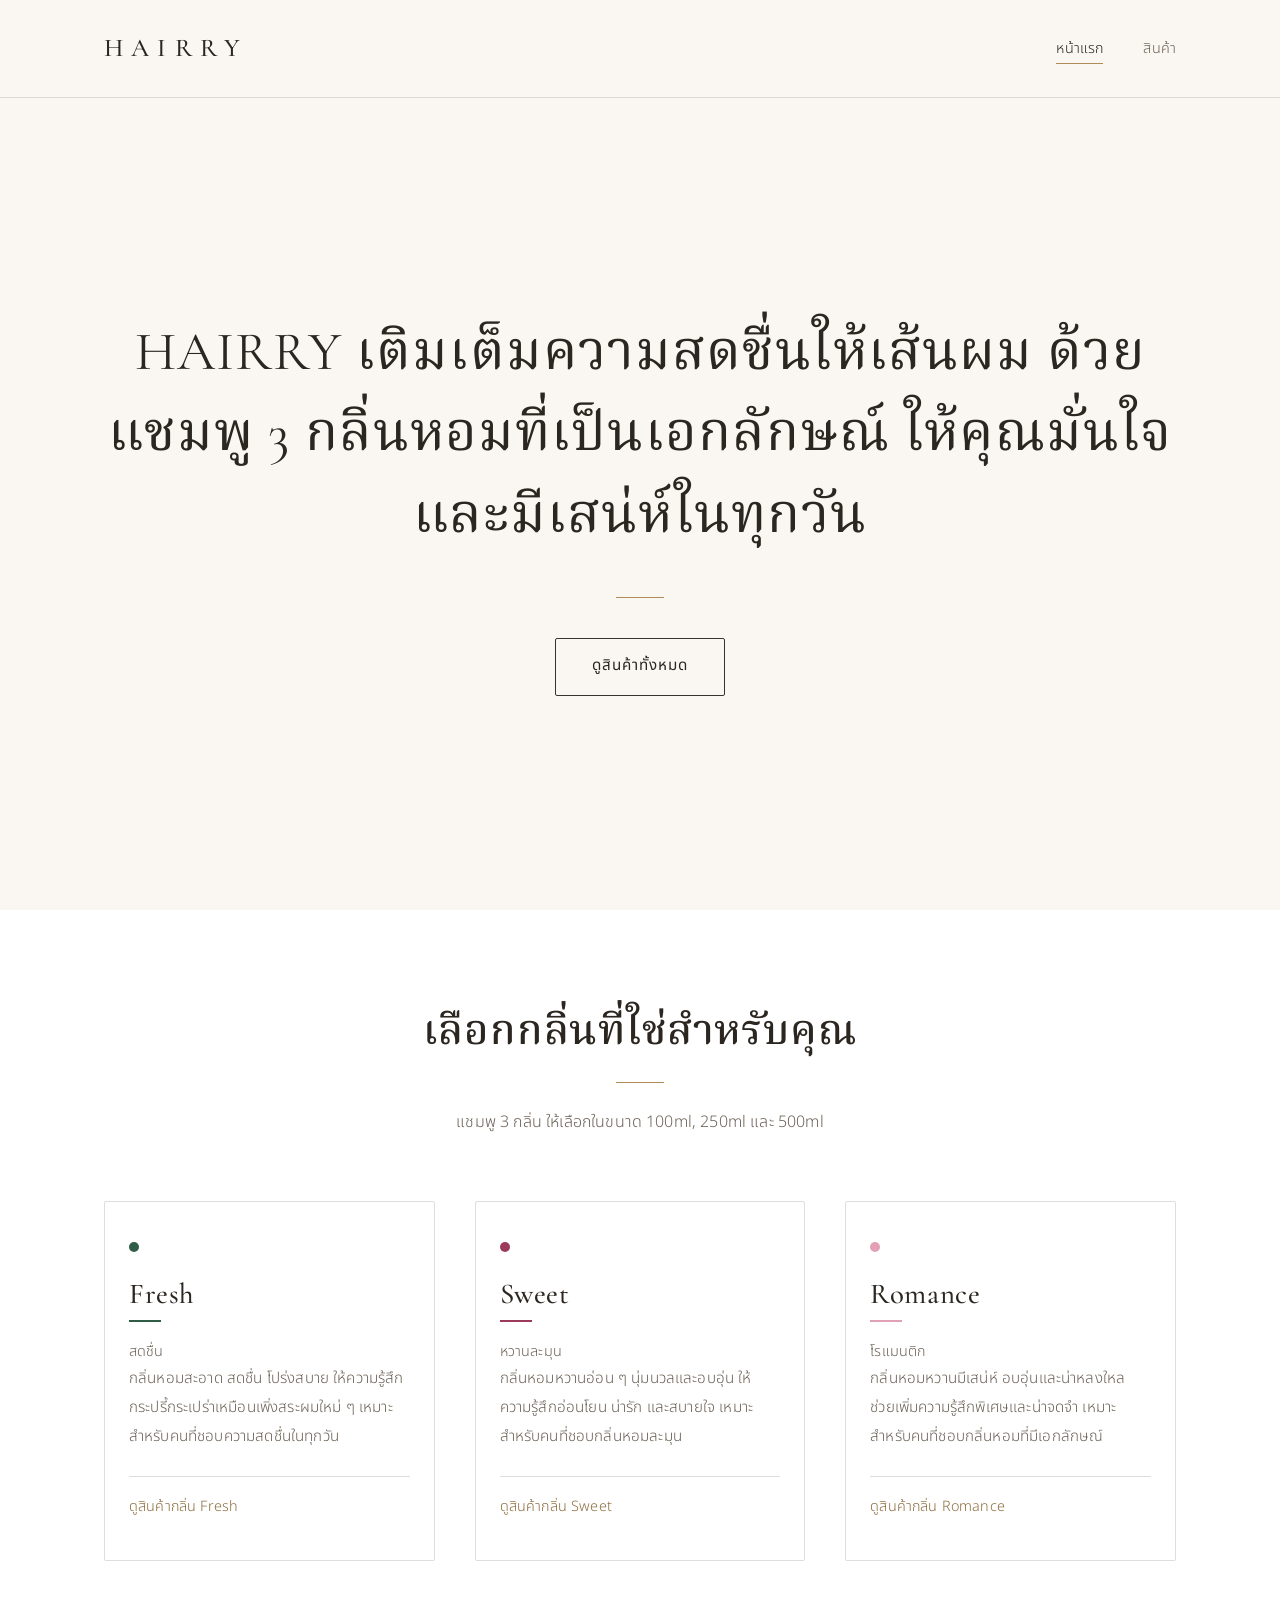
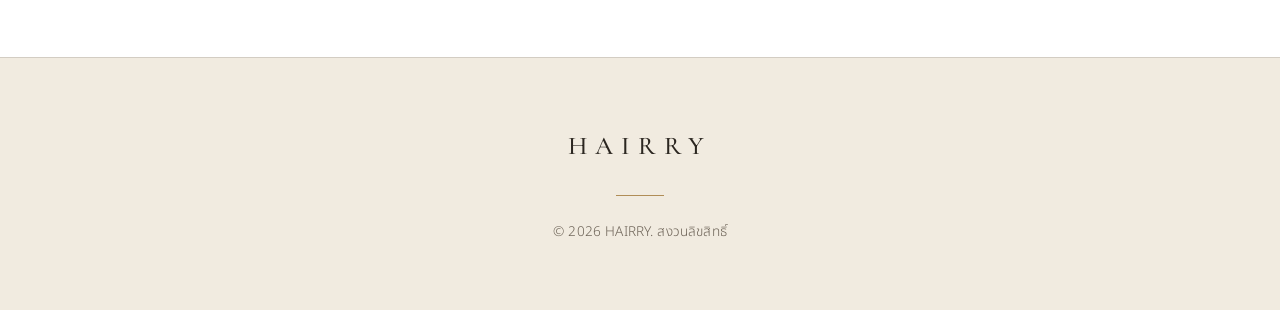
<file: index.html>
<!DOCTYPE html>
<html lang="th">
<head>
  <meta charset="UTF-8">
  <meta name="viewport" content="width=device-width, initial-scale=1">
  <title>HAIRRY — แชมพูสระผม 3 กลิ่นหอม</title>
  <meta name="description" content="HAIRRY แชมพูสระผม 3 กลิ่นหอมที่เป็นเอกลักษณ์ Fresh, Sweet และ Romance">
  <link rel="stylesheet" href="style.css">
  <style>
    /* page-specific touches (theme tokens come from style.css) */
    .hero {
      min-height: calc(100svh - 5.5rem);
      display: flex;
      align-items: center;
      justify-content: center;
      text-align: center;
      padding: var(--space-6) 0;
    }

    .hero h1 {
      font-size: clamp(1.9rem, 3.6vw + 0.8rem, 3.4rem);
      font-weight: 400;
      line-height: 1.5;
      letter-spacing: 0.02em;
      max-width: 22em;
      margin: 0 auto var(--space-4);
    }

    .hero .rule {
      margin-bottom: var(--space-4);
    }

    .mood-grid {
      display: grid;
      grid-template-columns: repeat(3, 1fr);
      gap: var(--space-4);
    }

    .mood-card {
      display: flex;
      flex-direction: column;
      background: var(--white);       /* neutral card, mood color only as a small touch */
      border: 1px solid var(--line-faint);
      border-radius: var(--radius);
      padding: var(--space-4) var(--space-3);
      transition: border-color var(--ease);
    }

    .mood-card:hover {
      border-color: var(--line);
    }

    .mood-card .mood-dot {
      width: 10px;
      height: 10px;
      margin-bottom: var(--space-3);
    }

    .mood-card h3 {
      font-size: 1.8rem;
      margin-bottom: 0;
    }

    .mood-card__th {
      font-size: 0.9rem;
      color: var(--ink-soft);
    }

    .mood-card p {
      flex: 1;
      font-size: 0.95rem;
    }

    .mood-card__link {
      font-size: 0.9rem;
      color: var(--accent-deep);
      padding-top: var(--space-2);
      border-top: 1px solid var(--line-faint);
    }

    @media (max-width: 860px) {
      .mood-grid {
        grid-template-columns: 1fr;
        gap: var(--space-3);
      }
    }
  </style>
</head>
<body>

  <header class="site-header">
    <div class="container">
      <a class="brand" href="index.html">HAIRRY</a>
      <nav aria-label="เมนูหลัก">
        <ul class="nav">
          <li><a href="index.html" aria-current="page">หน้าแรก</a></li>
          <li><a href="product.html">สินค้า</a></li>
        </ul>
      </nav>
    </div>
  </header>

  <main>
    <section class="hero">
      <div class="container">
        <h1>HAIRRY เติมเต็มความสดชื่นให้เส้นผม ด้วยแชมพู 3 กลิ่นหอมที่เป็นเอกลักษณ์ ให้คุณมั่นใจและมีเสน่ห์ในทุกวัน</h1>
        <hr class="rule">
        <a class="btn" href="product.html">ดูสินค้าทั้งหมด</a>
      </div>
    </section>

    <section class="section section--white" id="scents">
      <div class="container">
        <div class="section__head">
          <h2>เลือกกลิ่นที่ใช่สำหรับคุณ</h2>
          <hr class="rule">
          <p>แชมพู 3 กลิ่น ให้เลือกในขนาด 100ml, 250ml และ 500ml</p>
        </div>

        <div class="mood-grid">
          <a class="mood-card" data-mood="fresh" href="product.html?mood=fresh">
            <span class="mood-dot" aria-hidden="true"></span>
            <h3>Fresh</h3>
            <span class="mood-line"></span>
            <span class="mood-card__th">สดชื่น</span>
            <p>กลิ่นหอมสะอาด สดชื่น โปร่งสบาย ให้ความรู้สึกกระปรี้กระเปร่าเหมือนเพิ่งสระผมใหม่ ๆ เหมาะสำหรับคนที่ชอบความสดชื่นในทุกวัน</p>
            <span class="mood-card__link">ดูสินค้ากลิ่น Fresh</span>
          </a>

          <a class="mood-card" data-mood="sweet" href="product.html?mood=sweet">
            <span class="mood-dot" aria-hidden="true"></span>
            <h3>Sweet</h3>
            <span class="mood-line"></span>
            <span class="mood-card__th">หวานละมุน</span>
            <p>กลิ่นหอมหวานอ่อน ๆ นุ่มนวลและอบอุ่น ให้ความรู้สึกอ่อนโยน น่ารัก และสบายใจ เหมาะสำหรับคนที่ชอบกลิ่นหอมละมุน</p>
            <span class="mood-card__link">ดูสินค้ากลิ่น Sweet</span>
          </a>

          <a class="mood-card" data-mood="romance" href="product.html?mood=romance">
            <span class="mood-dot" aria-hidden="true"></span>
            <h3>Romance</h3>
            <span class="mood-line"></span>
            <span class="mood-card__th">โรแมนติก</span>
            <p>กลิ่นหอมหวานมีเสน่ห์ อบอุ่นและน่าหลงใหล ช่วยเพิ่มความรู้สึกพิเศษและน่าจดจำ เหมาะสำหรับคนที่ชอบกลิ่นหอมที่มีเอกลักษณ์</p>
            <span class="mood-card__link">ดูสินค้ากลิ่น Romance</span>
          </a>
        </div>
      </div>
    </section>
  </main>

  <footer class="site-footer">
    <div class="container">
      <div class="brand">HAIRRY</div>
      <hr class="rule">
      <p>&copy; 2026 HAIRRY. สงวนลิขสิทธิ์</p>
    </div>
  </footer>

  <script src="script.js"></script>
</body>
</html>
</file>
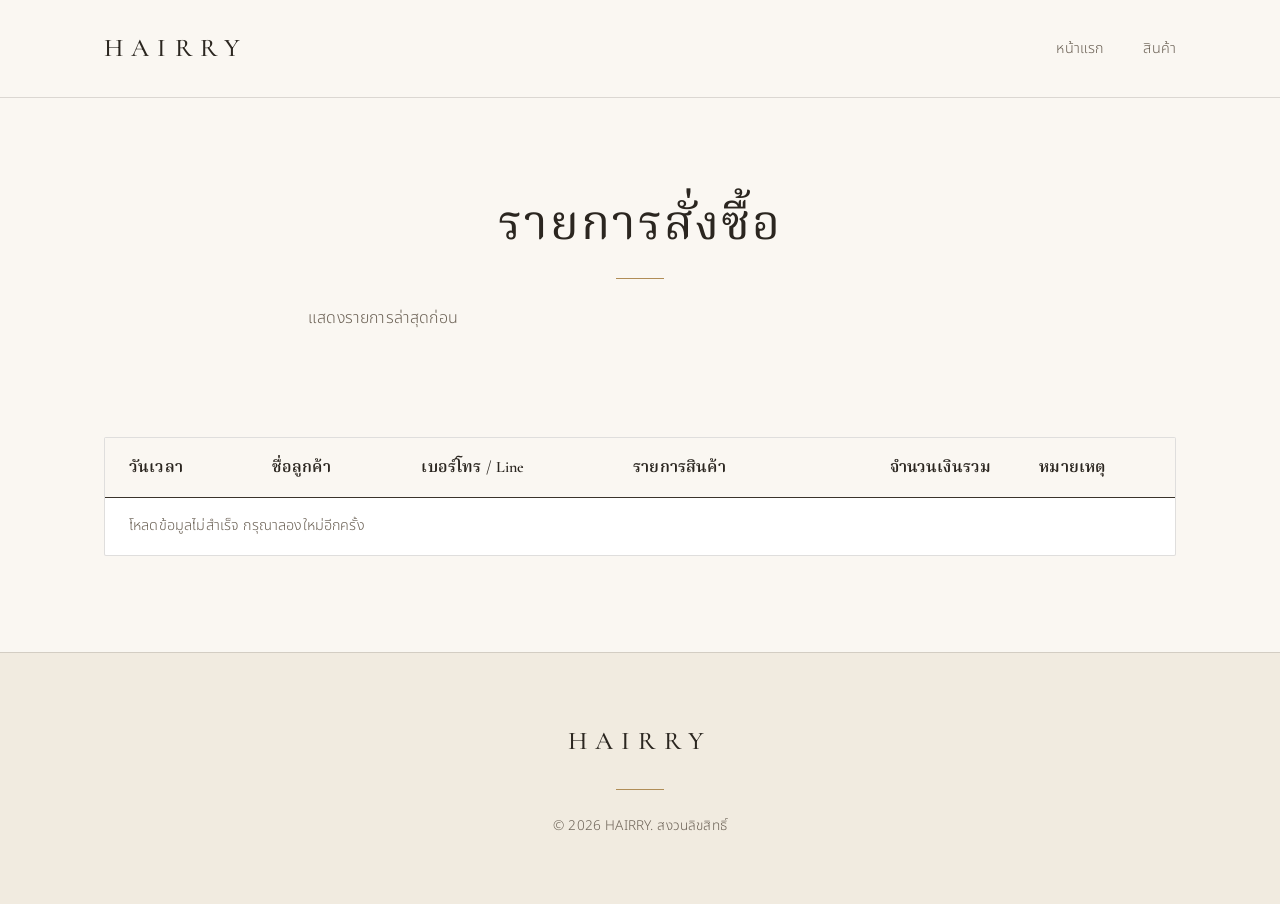
<file: admin.html>
<!DOCTYPE html>
<html lang="th">
<head>
  <meta charset="UTF-8">
  <meta name="viewport" content="width=device-width, initial-scale=1">
  <meta name="robots" content="noindex, nofollow">
  <title>รายการสั่งซื้อ — HAIRRY Admin</title>
  <link rel="stylesheet" href="style.css">
  <style>
    .page-title {
      padding: var(--space-6) 0 var(--space-4);
      text-align: center;
    }

    .page-title h1 {
      font-size: clamp(2rem, 3vw + 1rem, 3rem);
    }

    .table-wrap {
      overflow-x: auto;
      background: var(--white);
      border: 1px solid var(--line-faint);
      border-radius: var(--radius);
    }

    #ordersTable {
      width: 100%;
      min-width: 760px;
      border-collapse: collapse;
      font-size: 0.9rem;
    }

    #ordersTable th,
    #ordersTable td {
      text-align: left;
      vertical-align: top;
      padding: var(--space-2) var(--space-3);
      border-bottom: 1px solid var(--line-faint);
      line-height: 1.7;
    }

    #ordersTable thead th {
      font-family: var(--font-display);
      font-size: 1rem;
      font-weight: 600;
      color: var(--ink);
      background: var(--cream);
      border-bottom: 1px solid var(--line);
      white-space: nowrap;
    }

    #ordersTable tbody tr:last-child td {
      border-bottom: 0;
    }

    #ordersTable tbody td {
      color: var(--ink-soft);
    }

    #ordersTable th:nth-child(5),
    #ordersTable td:nth-child(5) {
      text-align: right;
      white-space: nowrap;
    }

    @media (max-width: 640px) {
      .page-title { padding: var(--space-5) 0 var(--space-3); }
    }
  </style>
</head>
<body>

  <header class="site-header">
    <div class="container">
      <a class="brand" href="index.html">HAIRRY</a>
      <nav aria-label="เมนูหลัก">
        <ul class="nav">
          <li><a href="index.html">หน้าแรก</a></li>
          <li><a href="product.html">สินค้า</a></li>
        </ul>
      </nav>
    </div>
  </header>

  <main>
    <section class="page-title">
      <div class="container">
        <h1>รายการสั่งซื้อ</h1>
        <hr class="rule">
        <p>แสดงรายการล่าสุดก่อน</p>
      </div>
    </section>

    <section class="section" style="padding-top: var(--space-4);">
      <div class="container">
        <div class="table-wrap">
          <table id="ordersTable">
            <thead>
              <tr>
                <th scope="col">วันเวลา</th>
                <th scope="col">ชื่อลูกค้า</th>
                <th scope="col">เบอร์โทร / Line</th>
                <th scope="col">รายการสินค้า</th>
                <th scope="col">จำนวนเงินรวม</th>
                <th scope="col">หมายเหตุ</th>
              </tr>
            </thead>
            <tbody></tbody>
          </table>
        </div>
      </div>
    </section>
  </main>

  <footer class="site-footer">
    <div class="container">
      <div class="brand">HAIRRY</div>
      <hr class="rule">
      <p>&copy; 2026 HAIRRY. สงวนลิขสิทธิ์</p>
    </div>
  </footer>

  <script src="script.js"></script>
</body>
</html>
</file>
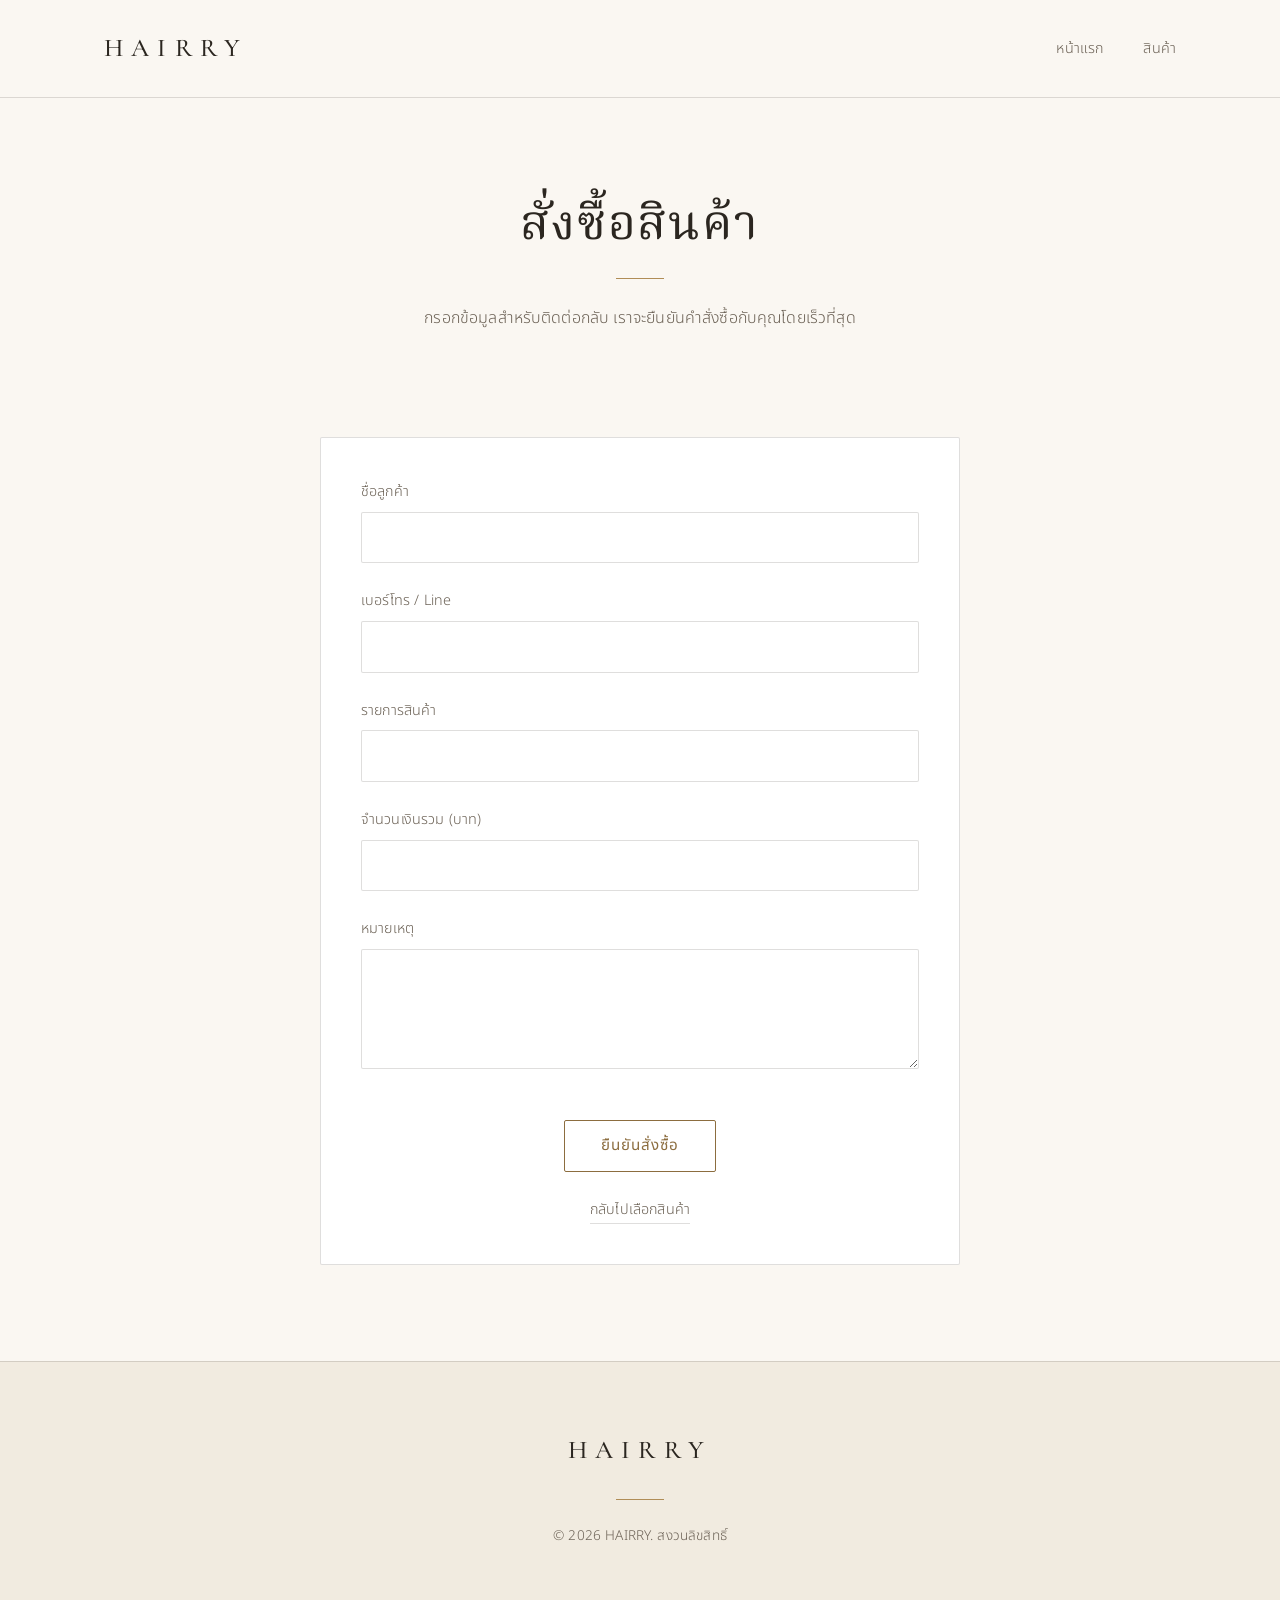
<file: order.html>
<!DOCTYPE html>
<html lang="th">
<head>
  <meta charset="UTF-8">
  <meta name="viewport" content="width=device-width, initial-scale=1">
  <title>สั่งซื้อสินค้า — HAIRRY</title>
  <link rel="stylesheet" href="style.css">
  <style>
    .page-title {
      padding: var(--space-6) 0 var(--space-4);
      text-align: center;
    }

    .page-title h1 {
      font-size: clamp(2rem, 3vw + 1rem, 3rem);
    }

    .page-title p {
      margin-left: auto;
      margin-right: auto;
    }

    .order-panel {
      max-width: 640px;
      margin: 0 auto;
      background: var(--white);
      border: 1px solid var(--line-faint);
      border-radius: var(--radius);
      padding: var(--space-4);
    }

    .order-actions {
      margin-top: var(--space-4);
      text-align: center;
    }

    .order-back {
      display: inline-block;
      margin-top: var(--space-3);
      font-size: 0.9rem;
      color: var(--ink-soft);
      border-bottom: 1px solid var(--line-faint);
      transition: color var(--ease), border-color var(--ease);
    }

    .order-back:hover {
      color: var(--ink);
      border-bottom-color: var(--accent);
    }

    @media (max-width: 640px) {
      .page-title { padding: var(--space-5) 0 var(--space-3); }
      .order-panel { padding: var(--space-3); }
    }
  </style>
</head>
<body>

  <header class="site-header">
    <div class="container">
      <a class="brand" href="index.html">HAIRRY</a>
      <nav aria-label="เมนูหลัก">
        <ul class="nav">
          <li><a href="index.html">หน้าแรก</a></li>
          <li><a href="product.html">สินค้า</a></li>
        </ul>
      </nav>
    </div>
  </header>

  <main>
    <section class="page-title">
      <div class="container">
        <h1>สั่งซื้อสินค้า</h1>
        <hr class="rule">
        <p>กรอกข้อมูลสำหรับติดต่อกลับ เราจะยืนยันคำสั่งซื้อกับคุณโดยเร็วที่สุด</p>
      </div>
    </section>

    <section class="section" style="padding-top: var(--space-4);">
      <div class="container">
        <div class="order-panel">
          <form id="orderForm">
            <div class="form-field">
              <label for="customerName">ชื่อลูกค้า</label>
              <input type="text" id="customerName" name="customerName" autocomplete="name" required>
            </div>

            <div class="form-field">
              <label for="contact">เบอร์โทร / Line</label>
              <input type="text" id="contact" name="contact" autocomplete="tel" required>
            </div>

            <div class="form-field">
              <label for="items">รายการสินค้า</label>
              <input type="text" id="items" name="items" required>
            </div>

            <div class="form-field">
              <label for="total">จำนวนเงินรวม (บาท)</label>
              <input type="text" id="total" name="total" inputmode="numeric" required>
            </div>

            <div class="form-field">
              <label for="note">หมายเหตุ</label>
              <textarea id="note" name="note"></textarea>
            </div>

            <div class="order-actions">
              <button type="submit" class="btn btn--accent">ยืนยันสั่งซื้อ</button>
              <br>
              <a class="order-back" href="product.html">กลับไปเลือกสินค้า</a>
            </div>
          </form>
        </div>
      </div>
    </section>
  </main>

  <footer class="site-footer">
    <div class="container">
      <div class="brand">HAIRRY</div>
      <hr class="rule">
      <p>&copy; 2026 HAIRRY. สงวนลิขสิทธิ์</p>
    </div>
  </footer>

  <script src="script.js"></script>
</body>
</html>
</file>
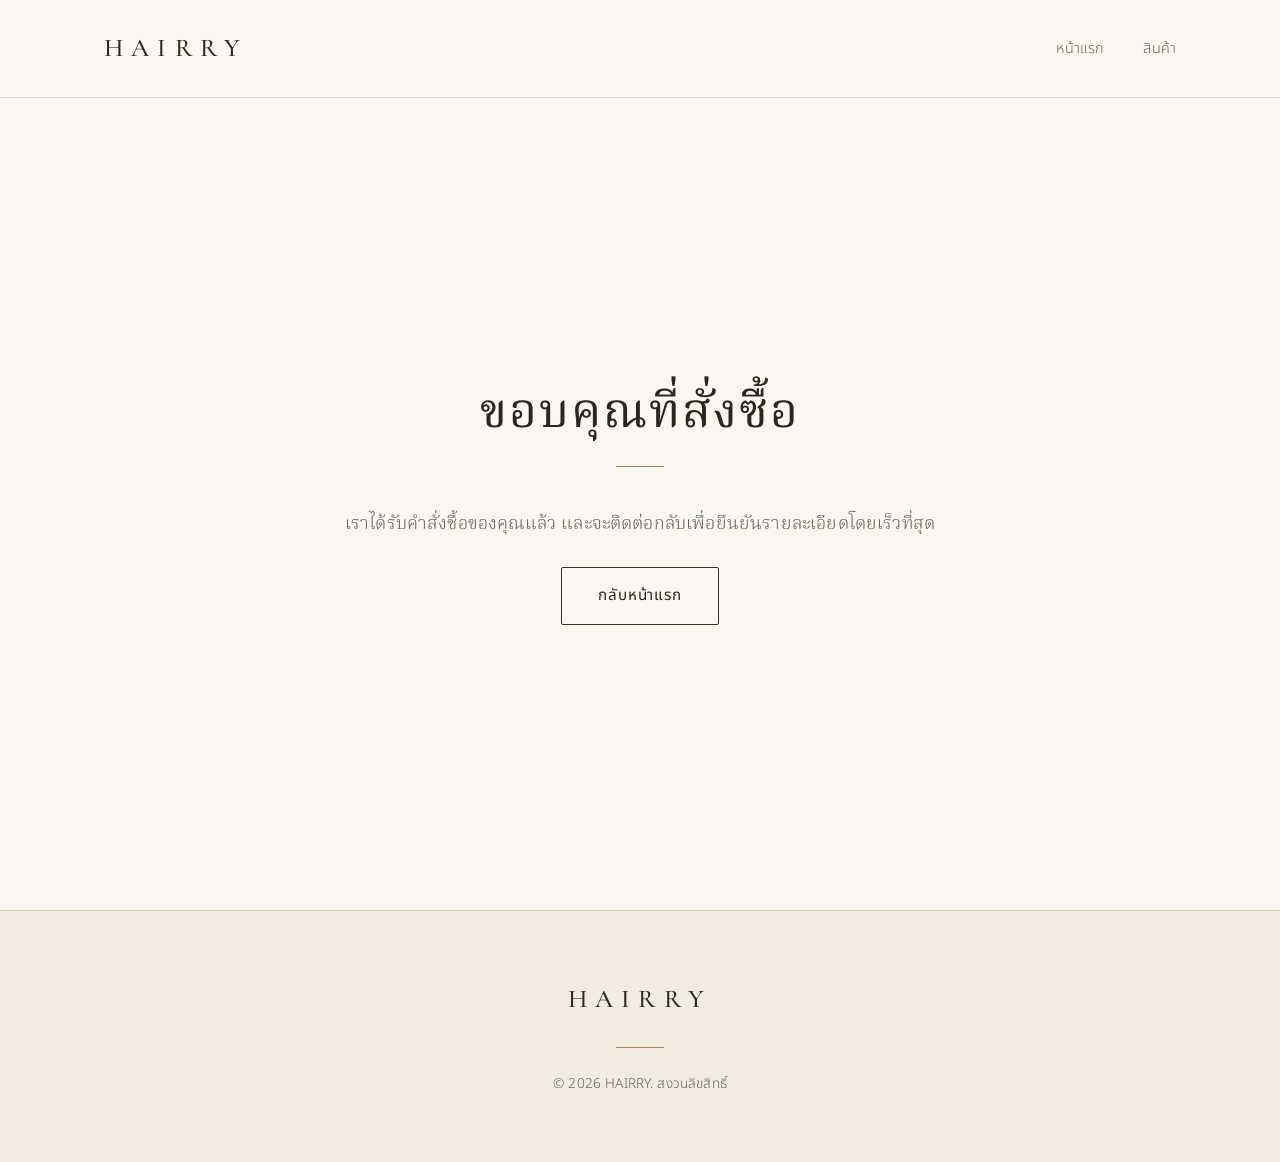
<file: thankyou.html>
<!DOCTYPE html>
<html lang="th">
<head>
  <meta charset="UTF-8">
  <meta name="viewport" content="width=device-width, initial-scale=1">
  <title>ขอบคุณที่สั่งซื้อ — HAIRRY</title>
  <link rel="stylesheet" href="style.css">
  <style>
    .thanks {
      min-height: calc(100svh - 5.5rem);
      display: flex;
      align-items: center;
      justify-content: center;
      text-align: center;
      padding: var(--space-6) 0;
    }

    .thanks h1 {
      font-size: clamp(2rem, 3vw + 1rem, 3rem);
    }

    .thanks p {
      margin-left: auto;
      margin-right: auto;
    }

    .thanks .rule {
      margin-bottom: var(--space-4);
    }
  </style>
</head>
<body>

  <header class="site-header">
    <div class="container">
      <a class="brand" href="index.html">HAIRRY</a>
      <nav aria-label="เมนูหลัก">
        <ul class="nav">
          <li><a href="index.html">หน้าแรก</a></li>
          <li><a href="product.html">สินค้า</a></li>
        </ul>
      </nav>
    </div>
  </header>

  <main class="thanks">
    <div class="container">
      <h1>ขอบคุณที่สั่งซื้อ</h1>
      <hr class="rule">
      <p class="lead">เราได้รับคำสั่งซื้อของคุณแล้ว และจะติดต่อกลับเพื่อยืนยันรายละเอียดโดยเร็วที่สุด</p>
      <a class="btn" href="index.html">กลับหน้าแรก</a>
    </div>
  </main>

  <footer class="site-footer">
    <div class="container">
      <div class="brand">HAIRRY</div>
      <hr class="rule">
      <p>&copy; 2026 HAIRRY. สงวนลิขสิทธิ์</p>
    </div>
  </footer>

</body>
</html>
</file>
<file: style.css>
/* ==========================================================
   HAIRRY — shared theme (premium / minimal)
   Base: white · cream · deep beige   Accent: soft gold / bronze
   Mood colors are small touches only (dots, underlines, icons)
   ========================================================== */

@import url("https://fonts.googleapis.com/css2?family=Cormorant+Garamond:wght@400;500;600&family=Noto+Sans+Thai:wght@300;400;500&family=Noto+Serif+Thai:wght@300;400;500&display=swap");

/* ---------- Tokens ---------- */
:root {
  /* base */
  --white: #ffffff;
  --cream: #faf7f2;
  --cream-deep: #f1ebe0;
  --beige: #d8cbb6;
  --beige-deep: #a8967a;

  /* text */
  --ink: #2b2620;
  --ink-soft: #6b6155;

  /* accent (gold / light bronze) */
  --accent: #b08d57;
  --accent-deep: #8c6d3f;

  /* lines */
  --line: #3a332b;               /* thin dark soft border */
  --line-faint: rgba(58, 51, 43, 0.16);

  /* mood touches */
  --mood-fresh: #2f5d46;         /* dark green */
  --mood-sweet: #9b3a5a;         /* dark pink */
  --mood-romance: #e3a1b5;       /* light pink */

  /* type */
  --font-display: "Cormorant Garamond", "Noto Serif Thai", Georgia, "Times New Roman", serif;
  --font-body: "Noto Sans Thai", "Helvetica Neue", Arial, sans-serif;
  --font-serif-body: "Noto Serif Thai", Georgia, serif;

  /* spacing scale */
  --space-1: 0.5rem;
  --space-2: 1rem;
  --space-3: 1.5rem;
  --space-4: 2.5rem;
  --space-5: 4rem;
  --space-6: 6rem;
  --space-7: 9rem;

  --container: 1120px;
  --radius: 2px;
  --ease: 0.25s ease;
}

/* ---------- Reset / base ---------- */
*,
*::before,
*::after {
  box-sizing: border-box;
}

html {
  scroll-behavior: smooth;
  -webkit-text-size-adjust: 100%;
}

body {
  margin: 0;
  background: var(--cream);
  color: var(--ink);
  font-family: var(--font-body);
  font-weight: 300;
  font-size: 1rem;
  line-height: 1.9;
  letter-spacing: 0.01em;
  -webkit-font-smoothing: antialiased;
}

img {
  max-width: 100%;
  height: auto;
  display: block;
}

a {
  color: inherit;
  text-decoration: none;
}

:focus-visible {
  outline: 1px solid var(--accent-deep);
  outline-offset: 4px;
}

@media (prefers-reduced-motion: reduce) {
  html { scroll-behavior: auto; }
  * { transition: none !important; animation: none !important; }
}

/* ---------- Typography ---------- */
h1,
h2,
h3,
h4 {
  font-family: var(--font-display);
  font-weight: 500;
  line-height: 1.25;
  letter-spacing: 0.02em;
  margin: 0 0 var(--space-2);
  color: var(--ink);
}

h1 { font-size: clamp(2.4rem, 5vw + 1rem, 4.2rem); font-weight: 400; letter-spacing: 0.04em; }
h2 { font-size: clamp(1.8rem, 2.5vw + 1rem, 2.6rem); }
h3 { font-size: 1.35rem; }
h4 { font-size: 1.1rem; }

p {
  margin: 0 0 var(--space-3);
  color: var(--ink-soft);
  max-width: 62ch;
}

.lead {
  font-family: var(--font-serif-body);
  font-size: 1.125rem;
  line-height: 2;
  color: var(--ink-soft);
}

.text-center { text-align: center; }
.text-center p { margin-left: auto; margin-right: auto; }

/* ---------- Layout ---------- */
.container {
  width: 100%;
  max-width: var(--container);
  margin: 0 auto;
  padding: 0 var(--space-3);
}

.section {
  padding: var(--space-6) 0;
}

.section--cream-deep { background: var(--cream-deep); }
.section--white { background: var(--white); }

.section__head {
  text-align: center;
  margin-bottom: var(--space-5);
}

.section__head p {
  margin-left: auto;
  margin-right: auto;
}

/* thin gold rule used as a quiet divider */
.rule {
  width: 48px;
  height: 1px;
  background: var(--accent);
  border: 0;
  margin: var(--space-3) auto;
}

.divider {
  border: 0;
  border-top: 1px solid var(--line-faint);
  margin: var(--space-5) 0;
}

/* ---------- Header / nav ---------- */
.site-header {
  background: var(--cream);
  border-bottom: 1px solid var(--line-faint);
}

.site-header .container {
  display: flex;
  align-items: center;
  justify-content: space-between;
  padding-top: var(--space-3);
  padding-bottom: var(--space-3);
}

.brand {
  font-family: var(--font-display);
  font-size: 1.6rem;
  font-weight: 500;
  letter-spacing: 0.32em;
  color: var(--ink);
}

.nav {
  display: flex;
  gap: var(--space-4);
  list-style: none;
  margin: 0;
  padding: 0;
}

.nav a {
  font-size: 0.9rem;
  color: var(--ink-soft);
  padding-bottom: 4px;
  border-bottom: 1px solid transparent;
  transition: color var(--ease), border-color var(--ease);
}

.nav a:hover,
.nav a[aria-current="page"] {
  color: var(--ink);
  border-bottom-color: var(--accent);
}

/* ---------- Buttons (thin outline, no loud color) ---------- */
.btn {
  display: inline-block;
  font-family: var(--font-body);
  font-size: 0.95rem;
  font-weight: 400;
  letter-spacing: 0.06em;
  color: var(--ink);
  background: transparent;
  border: 1px solid var(--line);
  border-radius: var(--radius);
  padding: 0.85rem 2.25rem;
  cursor: pointer;
  transition: background var(--ease), color var(--ease), border-color var(--ease);
}

.btn:hover {
  background: var(--ink);
  color: var(--cream);
}

.btn--accent {
  border-color: var(--accent-deep);
  color: var(--accent-deep);
}

.btn--accent:hover {
  background: var(--accent-deep);
  border-color: var(--accent-deep);
  color: var(--white);
}

.btn--small {
  padding: 0.55rem 1.4rem;
  font-size: 0.85rem;
}

.btn:disabled {
  opacity: 0.45;
  cursor: not-allowed;
}

/* ---------- Mood touches ---------- */
/* small dot */
.mood-dot {
  display: inline-block;
  width: 8px;
  height: 8px;
  border-radius: 50%;
  background: var(--mood, var(--beige-deep));
  vertical-align: middle;
}

/* short underline beneath a heading */
.mood-line {
  display: block;
  width: 32px;
  height: 2px;
  margin: var(--space-1) 0 var(--space-2);
  background: var(--mood, var(--accent));
}

.text-center .mood-line { margin-left: auto; margin-right: auto; }

[data-mood="fresh"],   .mood-fresh   { --mood: var(--mood-fresh); }
[data-mood="sweet"],   .mood-sweet   { --mood: var(--mood-sweet); }
[data-mood="romance"], .mood-romance { --mood: var(--mood-romance); }

/* ---------- Product grid & cards ---------- */
.product-grid {
  display: grid;
  grid-template-columns: repeat(3, 1fr);
  gap: var(--space-4);
}

.product-card {
  background: var(--white);            /* always neutral — never mood-colored */
  border: 1px solid var(--line-faint);
  border-radius: var(--radius);
  padding: var(--space-3);
  display: flex;
  flex-direction: column;
  transition: border-color var(--ease);
}

.product-card:hover {
  border-color: var(--line);
}

.product-card__image {
  background: var(--cream);
  aspect-ratio: 4 / 5;
  margin-bottom: var(--space-3);
  overflow: hidden;
}

.product-card__image img {
  width: 100%;
  height: 100%;
  object-fit: cover;
}

.product-card__mood {
  display: flex;
  align-items: center;
  gap: 0.6rem;
  font-size: 0.85rem;
  color: var(--ink-soft);
  margin-bottom: var(--space-1);
}

.product-card__name {
  font-size: 1.25rem;
  margin-bottom: var(--space-1);
}

.product-card__desc {
  font-size: 0.9rem;
  line-height: 1.8;
  flex: 1;
}

.product-card__footer {
  display: flex;
  align-items: center;
  justify-content: space-between;
  gap: var(--space-2);
  padding-top: var(--space-2);
  border-top: 1px solid var(--line-faint);
}

.price {
  font-family: var(--font-display);
  font-size: 1.4rem;
  font-weight: 500;
  color: var(--accent-deep);
}

.size-tag {
  font-size: 0.8rem;
  color: var(--ink-soft);
  border: 1px solid var(--line-faint);
  border-radius: var(--radius);
  padding: 0.1rem 0.6rem;
}

/* ---------- Forms (order form) ---------- */
.form-field {
  margin-bottom: var(--space-3);
}

label {
  display: block;
  font-size: 0.9rem;
  color: var(--ink-soft);
  margin-bottom: 0.4rem;
}

input[type="text"],
input[type="tel"],
input[type="email"],
input[type="number"],
select,
textarea {
  width: 100%;
  font-family: var(--font-body);
  font-size: 1rem;
  font-weight: 300;
  color: var(--ink);
  background: var(--white);
  border: 1px solid var(--line-faint);
  border-radius: var(--radius);
  padding: 0.8rem 1rem;
  transition: border-color var(--ease);
}

input:focus,
select:focus,
textarea:focus {
  outline: none;
  border-color: var(--accent-deep);
}

textarea { min-height: 120px; resize: vertical; }

/* ---------- Tables / order summary ---------- */
.summary {
  background: var(--white);
  border: 1px solid var(--line-faint);
  border-radius: var(--radius);
  padding: var(--space-3);
}

.summary__row {
  display: flex;
  justify-content: space-between;
  gap: var(--space-2);
  padding: var(--space-1) 0;
  border-bottom: 1px solid var(--line-faint);
}

.summary__row:last-child { border-bottom: 0; }

.summary__total {
  font-family: var(--font-display);
  font-size: 1.4rem;
  color: var(--accent-deep);
}

/* ---------- Footer ---------- */
.site-footer {
  background: var(--cream-deep);
  border-top: 1px solid var(--line-faint);
  padding: var(--space-5) 0 var(--space-4);
  text-align: center;
}

.site-footer p {
  margin-left: auto;
  margin-right: auto;
  font-size: 0.85rem;
}

/* ---------- Responsive ---------- */
@media (max-width: 960px) {
  .product-grid {
    grid-template-columns: repeat(2, 1fr);
    gap: var(--space-3);
  }
}

@media (max-width: 640px) {
  :root {
    --space-5: 3rem;
    --space-6: 4rem;
  }

  .section { padding: var(--space-5) 0; }

  .site-header .container {
    flex-direction: column;
    gap: var(--space-2);
  }

  .nav { gap: var(--space-3); }

  .product-grid {
    grid-template-columns: 1fr;
  }

  .btn { width: 100%; text-align: center; }
  .product-card__footer .btn { width: auto; }
}
</file>
